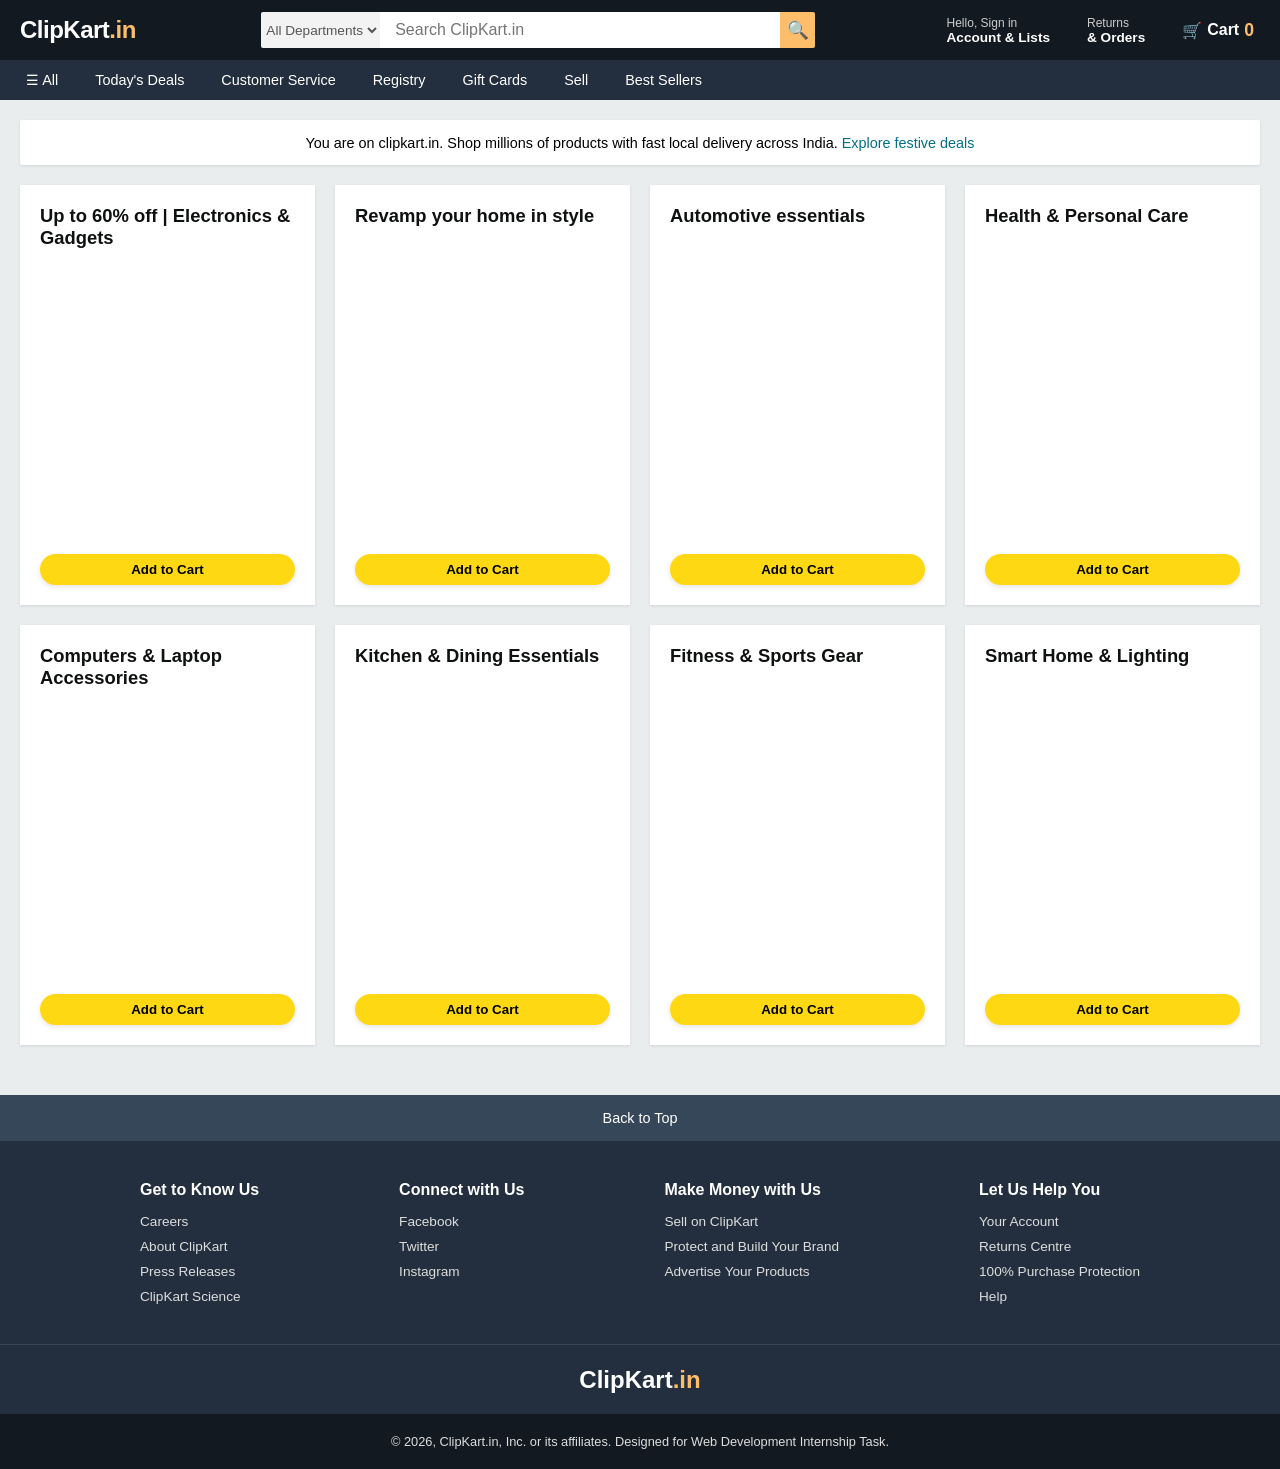
<file: CODSOFT_TASK2_LANDING PAGE/index.html>
<!DOCTYPE html>
<html lang="en">
<head>
    <meta charset="UTF-8">
    <meta name="viewport" content="width=device-width, initial-scale=1.0">
    <title>ClipKart.in - Online Shopping</title>
    <link rel="stylesheet" href="style.css">
</head>
<body>

    <!-- Top Navigation Bar -->
    <header class="navbar">
        <div class="nav-logo">
            <h2>ClipKart<span class="logo-ext">.in</span></h2>
        </div>
        
        <div class="nav-search">
            <select class="search-select">
                <option>All Departments</option>
                <option>Electronics</option>
                <option>Fashion</option>
                <option>Home & Kitchen</option>
                <option>Books</option>
            </select>
            <input type="text" placeholder="Search ClipKart.in" class="search-input">
            <button class="search-btn">🔍</button>
        </div>

        <div class="nav-right">
            <div class="nav-item">
                <span class="nav-line-1">Hello, Sign in</span>
                <span class="nav-line-2">Account & Lists</span>
            </div>
            <div class="nav-item">
                <span class="nav-line-1">Returns</span>
                <span class="nav-line-2">& Orders</span>
            </div>
            <div class="nav-cart" onclick="alert('Cart is currently empty.')">
                🛒 <span class="cart-text">Cart</span> <span id="cart-count">0</span>
            </div>
        </div>
    </header>

    <!-- Sub Navigation Bar -->
    <nav class="sub-navbar">
        <ul>
            <li><a href="#">☰ All</a></li>
            <li><a href="#">Today's Deals</a></li>
            <li><a href="#">Customer Service</a></li>
            <li><a href="#">Registry</a></li>
            <li><a href="#">Gift Cards</a></li>
            <li><a href="#">Sell</a></li>
            <li><a href="#">Best Sellers</a></li>
        </ul>
    </nav>

    <!-- Hero Section Banner -->
    <section class="hero-section">
        <div class="hero-msg">
            <p>You are on clipkart.in. Shop millions of products with fast local delivery across India. <a href="#">Explore festive deals</a></p>
        </div>
    </section>

    <!-- Multi-Row Product Grid Section -->
    <main class="shop-section">
        <!-- Row 1 -->
        <div class="shop-grid">
            <div class="box">
                <h2>Up to 60% off | Electronics & Gadgets</h2>
                <div class="box-img" style="background-image: url('https://images.unsplash.com/photo-1505740420928-5e560c06d30e?w=500&auto=format&fit=crop&q=60');"></div>
                <button class="cta-btn" onclick="addToCart()">Add to Cart</button>
            </div>
            <div class="box">
                <h2>Revamp your home in style</h2>
                <div class="box-img" style="background-image: url('https://images.unsplash.com/photo-1583847268964-b28dc8f51f92?w=500&auto=format&fit=crop&q=60');"></div>
                <button class="cta-btn" onclick="addToCart()">Add to Cart</button>
            </div>
            <div class="box">
                <h2>Automotive essentials</h2>
                <div class="box-img" style="background-image: url('https://images.unsplash.com/photo-1483985988355-763728e1935b?w=500&auto=format&fit=crop&q=60');"></div>
                <button class="cta-btn" onclick="addToCart()">Add to Cart</button>
            </div>
            <div class="box">
                <h2>Health & Personal Care</h2>
                <div class="box-img" style="background-image: url('https://images.unsplash.com/photo-1584308666744-24d5c474f2ae?w=500&auto=format&fit=crop&q=60');"></div>
                <button class="cta-btn" onclick="addToCart()">Add to Cart</button>
            </div>
        </div>

        <!-- Row 2 -->
        <div class="shop-grid">
            <div class="box">
                <h2>Computers & Laptop Accessories</h2>
                <div class="box-img" style="background-image: url('https://images.unsplash.com/photo-1517336714731-489689fd1ca8?w=500&auto=format&fit=crop&q=60');"></div>
                <button class="cta-btn" onclick="addToCart()">Add to Cart</button>
            </div>
            <div class="box">
                <h2>Kitchen & Dining Essentials</h2>
                <div class="box-img" style="background-image: url('https://images.unsplash.com/photo-1556911220-e15b29be8c8f?w=500&auto=format&fit=crop&q=60');"></div>
                <button class="cta-btn" onclick="addToCart()">Add to Cart</button>
            </div>
            <div class="box">
                <h2>Fitness & Sports Gear</h2>
                <div class="box-img" style="background-image: url('https://images.unsplash.com/photo-1517838277536-f5f99be501cd?w=500&auto=format&fit=crop&q=60');"></div>
                <button class="cta-btn" onclick="addToCart()">Add to Cart</button>
            </div>
            <div class="box">
                <h2>Smart Home & Lighting</h2>
                <div class="box-img" style="background-image: url('https://images.unsplash.com/photo-1558089687-f282ffcbc126?w=500&auto=format&fit=crop&q=60');"></div>
                <button class="cta-btn" onclick="addToCart()">Add to Cart</button>
            </div>
        </div>
    </main>

    <!-- Comprehensive E-Commerce Footer -->
    <footer>
        <div class="footer-panel-1" onclick="window.scrollTo({top: 0, behavior: 'smooth'});">
            Back to Top
        </div>
        
        <div class="footer-panel-2">
            <ul>
                <p>Get to Know Us</p>
                <a>Careers</a>
                <a>About ClipKart</a>
                <a>Press Releases</a>
                <a>ClipKart Science</a>
            </ul>
            <ul>
                <p>Connect with Us</p>
                <a>Facebook</a>
                <a>Twitter</a>
                <a>Instagram</a>
            </ul>
            <ul>
                <p>Make Money with Us</p>
                <a>Sell on ClipKart</a>
                <a>Protect and Build Your Brand</a>
                <a>Advertise Your Products</a>
            </ul>
            <ul>
                <p>Let Us Help You</p>
                <a>Your Account</a>
                <a>Returns Centre</a>
                <a>100% Purchase Protection</a>
                <a>Help</a>
            </ul>
        </div>

        <div class="footer-panel-3">
            <div class="footer-logo">
                <h2>ClipKart<span class="logo-ext">.in</span></h2>
            </div>
        </div>

        <div class="footer-panel-4">
            <div class="copyright">
                &copy; 2026, ClipKart.in, Inc. or its affiliates. Designed for Web Development Internship Task.
            </div>
        </div>
    </footer>

    <!-- Interactive Script -->
    <script>
        let cartCount = 0;
        function addToCart() {
            cartCount++;
            document.getElementById('cart-count').innerText = cartCount;
            alert('Item successfully added to your cart!');
        }
    </script>

</body>
</html>
</file>
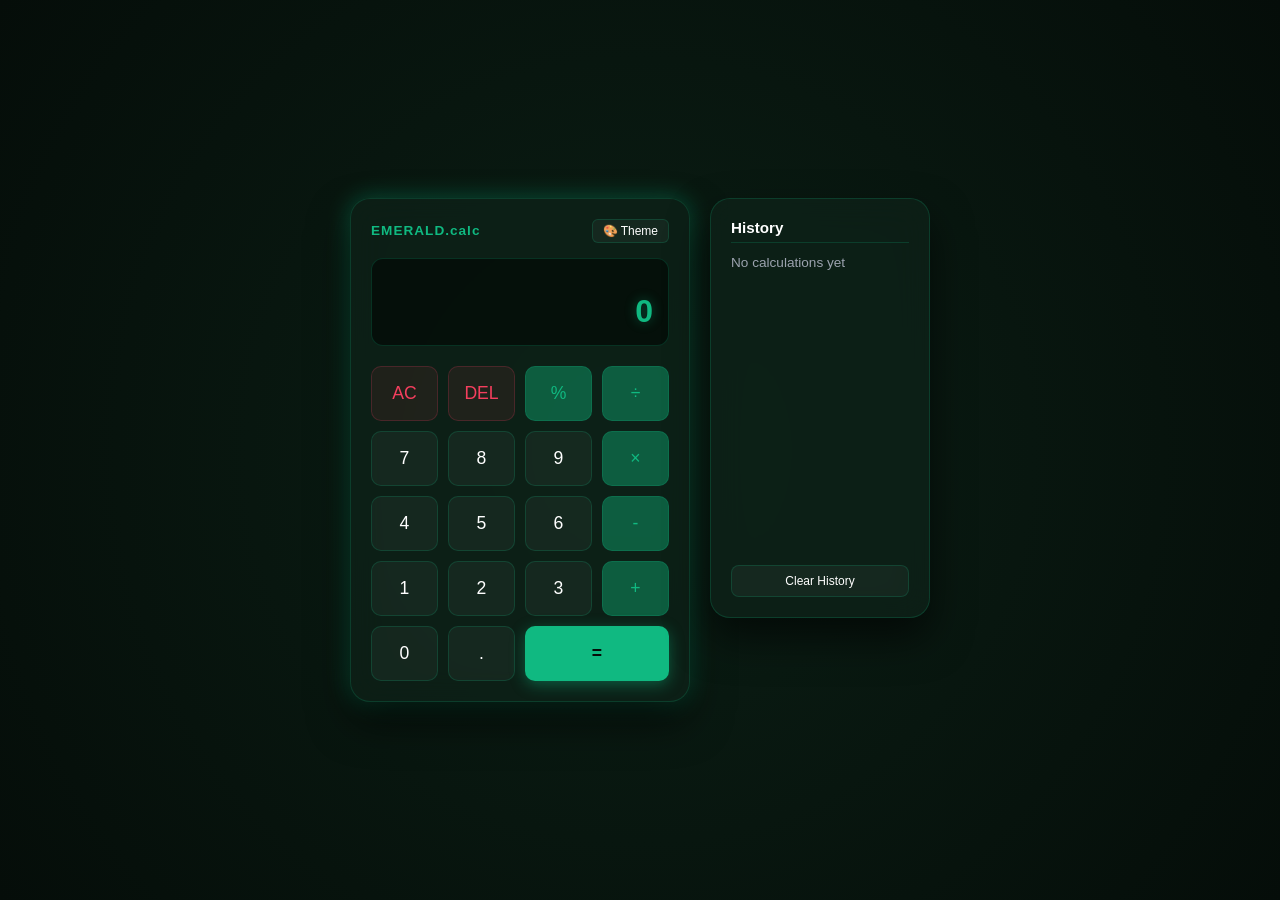
<file: CODSOFT_TASK3_Calculator/index.html>
<!DOCTYPE html>
<html lang="en">
<head>
    <meta charset="UTF-8">
    <meta name="viewport" content="width=device-width, initial-scale=1.0">
    <title>Emerald Tech Calculator</title>
    <link rel="stylesheet" href="style.css">
</head>
<body>

    <div class="calculator-container">
        <!-- Calculator Main Body -->
        <div class="calculator">
            <!-- Theme & Controls Bar -->
            <div class="top-bar">
                <span class="logo">EMERALD.calc</span>
                <button id="theme-toggle" class="theme-btn">🎨 Theme</button>
            </div>

            <!-- Display Screen -->
            <div class="display-screen">
                <div id="previous-operand" class="previous-operand"></div>
                <div id="current-operand" class="current-operand">0</div>
            </div>

            <!-- Button Grid -->
            <div class="buttons-grid">
                <button class="btn action" data-action="clear">AC</button>
                <button class="btn action" data-action="delete">DEL</button>
                <button class="btn operator" data-operator="%">%</button>
                <button class="btn operator" data-operator="/">÷</button>
                
                <button class="btn number" data-number="7">7</button>
                <button class="btn number" data-number="8">8</button>
                <button class="btn number" data-number="9">9</button>
                <button class="btn operator" data-operator="*">×</button>
                
                <button class="btn number" data-number="4">4</button>
                <button class="btn number" data-number="5">5</button>
                <button class="btn number" data-number="6">6</button>
                <button class="btn operator" data-operator="-">-</button>
                
                <button class="btn number" data-number="1">1</button>
                <button class="btn number" data-number="2">2</button>
                <button class="btn number" data-number="3">3</button>
                <button class="btn operator" data-operator="+">+</button>
                
                <button class="btn number" data-number="0">0</button>
                <button class="btn number" data-number=".">.</button>
                <button class="btn equals" data-action="calculate">=</button>
            </div>
        </div>

        <!-- New Feature: History Panel -->
        <div class="history-panel">
            <h3>History</h3>
            <ul id="history-list">
                <li class="empty-history">No calculations yet</li>
            </ul>
            <button id="clear-history" class="clear-hist-btn">Clear History</button>
        </div>
    </div>

    <script src="script.js"></script>
</body>
</html>
</file>
<file: CODSOFT_TASK2_LANDING PAGE/style.css>
* {
    margin: 0;
    padding: 0;
    box-sizing: border-box;
    font-family: Arial, sans-serif;
}

body {
    background-color: #eaeded;
}

/* Navbar */
.navbar {
    height: 60px;
    background-color: #131921;
    color: white;
    display: flex;
    align-items: center;
    justify-content: space-between;
    padding: 0 20px;
    position: sticky;
    top: 0;
    z-index: 1000;
}

.nav-logo h2 {
    color: white;
    font-size: 1.5rem;
    letter-spacing: -0.5px;
}

.logo-ext {
    color: #febd69;
}

/* Search Bar */
.nav-search {
    display: flex;
    width: 45%;
    height: 40px;
    border-radius: 4px;
    overflow: hidden;
    border: 2px solid transparent;
    transition: border-color 0.2s;
}

.nav-search:focus-within {
    border-color: #febd69;
}

.search-select {
    background-color: #f3f3f3;
    width: 120px;
    text-align: center;
    border: none;
    cursor: pointer;
    font-size: 0.85rem;
    color: #555;
}

.search-input {
    width: 100%;
    border: none;
    padding: 0 15px;
    font-size: 1rem;
    outline: none;
}

.search-btn {
    width: 50px;
    background-color: #febd69;
    border: none;
    font-size: 1.1rem;
    cursor: pointer;
    transition: background-color 0.2s;
}

.search-btn:hover {
    background-color: #f3a847;
}

/* Nav Right Links */
.nav-right {
    display: flex;
    align-items: center;
    gap: 25px;
}

.nav-item {
    display: flex;
    flex-direction: column;
    cursor: pointer;
    padding: 5px;
    border: 1px solid transparent;
}

.nav-item:hover {
    border: 1px solid white;
    border-radius: 2px;
}

.nav-line-1 {
    font-size: 0.75rem;
    color: #cccccc;
}

.nav-line-2 {
    font-size: 0.85rem;
    font-weight: bold;
}

.nav-cart {
    font-weight: bold;
    cursor: pointer;
    display: flex;
    align-items: center;
    gap: 5px;
    padding: 5px;
    border: 1px solid transparent;
}

.nav-cart:hover {
    border: 1px solid white;
    border-radius: 2px;
}

#cart-count {
    color: #febd69;
    font-size: 1.1rem;
}

/* Sub Navbar */
.sub-navbar {
    height: 40px;
    background-color: #232f3e;
    display: flex;
    align-items: center;
    padding: 0 20px;
}

.sub-navbar ul {
    display: flex;
    list-style: none;
    gap: 25px;
}

.sub-navbar a {
    color: white;
    text-decoration: none;
    font-size: 0.9rem;
    padding: 5px;
    border: 1px solid transparent;
}

.sub-navbar a:hover {
    border: 1px solid white;
    border-radius: 2px;
}

/* Hero Section */
.hero-section {
    padding: 20px;
    max-width: 1500px;
    margin: 0 auto;
}

.hero-msg {
    background-color: white;
    height: 45px;
    display: flex;
    align-items: center;
    justify-content: center;
    font-size: 0.9rem;
    border-radius: 2px;
    box-shadow: 0 1px 3px rgba(0,0,0,0.1);
}

.hero-msg a {
    color: #007185;
    text-decoration: none;
}

.hero-msg a:hover {
    text-decoration: underline;
    color: #c7511f;
}

/* Shop Section Grid */
.shop-section {
    padding: 0 20px 20px 20px;
    max-width: 1500px;
    margin: 0 auto;
    display: flex;
    flex-direction: column;
    gap: 20px;
}

.shop-grid {
    display: grid;
    grid-template-columns: repeat(auto-fit, minmax(280px, 1fr));
    gap: 20px;
    width: 100%;
}

.box {
    background-color: white;
    padding: 20px;
    height: 420px;
    display: flex;
    flex-direction: column;
    justify-content: space-between;
    box-shadow: 0 1px 3px rgba(0,0,0,0.1);
    transition: transform 0.2s ease;
}

.box:hover {
    box-shadow: 0 4px 10px rgba(0,0,0,0.15);
}

.box h2 {
    font-size: 1.15rem;
    color: #0f1111;
}

.box-img {
    height: 270px;
    background-size: cover;
    background-position: center;
    border-radius: 2px;
}

.cta-btn {
    background-color: #ffd814;
    border: none;
    border-radius: 20px;
    padding: 8px 16px;
    font-weight: bold;
    cursor: pointer;
    box-shadow: 0 2px 5px rgba(0,0,0,0.1);
    transition: background-color 0.2s;
}

.cta-btn:hover {
    background-color: #f7ca00;
}

/* Footer Styles */
footer {
    margin-top: 30px;
}

.footer-panel-1 {
    background-color: #37475a;
    color: white;
    padding: 15px;
    text-align: center;
    font-size: 0.9rem;
    cursor: pointer;
}

.footer-panel-1:hover {
    background-color: #485769;
}

.footer-panel-2 {
    background-color: #232f3e;
    color: white;
    display: flex;
    justify-content: space-evenly;
    padding: 40px 0;
}

.footer-panel-2 ul {
    display: flex;
    flex-direction: column;
    gap: 10px;
    list-style: none;
}

.footer-panel-2 p {
    font-weight: bold;
    font-size: 1rem;
    margin-bottom: 5px;
}

.footer-panel-2 a {
    color: #dddddd;
    font-size: 0.85rem;
    text-decoration: none;
    cursor: pointer;
}

.footer-panel-2 a:hover {
    text-decoration: underline;
}

.footer-panel-3 {
    background-color: #232f3e;
    color: white;
    border-top: 1px solid #3a4553;
    height: 70px;
    display: flex;
    align-items: center;
    justify-content: center;
}

.footer-panel-4 {
    background-color: #131921;
    color: #dddddd;
    padding: 20px;
    text-align: center;
    font-size: 0.8rem;
}
</file>
<file: CODSOFT_TASK3_Calculator/style.css>
:root {
    --bg-gradient: radial-gradient(circle at center, #0b1f15 0%, #050d09 100%);
    --calc-bg: rgba(14, 34, 24, 0.75);
    --border-color: rgba(16, 185, 129, 0.2);
    --screen-bg: rgba(5, 15, 10, 0.85);
    --primary-color: #10b981; /* Emerald Green */
    --primary-glow: rgba(16, 185, 129, 0.4);
    --text-color: #ffffff;
    --btn-bg: rgba(255, 255, 255, 0.04);
    --btn-hover: rgba(255, 255, 255, 0.1);
    --action-color: #f43f5e;
}

/* Alternate Theme (Sunset Gold) */
body.gold-theme {
    --bg-gradient: radial-gradient(circle at center, #23190b 0%, #0d0905 100%);
    --calc-bg: rgba(34, 26, 14, 0.75);
    --border-color: rgba(245, 158, 11, 0.2);
    --screen-bg: rgba(15, 11, 5, 0.85);
    --primary-color: #f59e0b; /* Sunset Gold */
    --primary-glow: rgba(245, 158, 11, 0.4);
}

* {
    margin: 0;
    padding: 0;
    box-sizing: border-box;
    font-family: 'Segoe UI', Tahoma, Geneva, Verdana, sans-serif;
}

body {
    height: 100vh;
    display: flex;
    justify-content: center;
    align-items: center;
    background: var(--bg-gradient);
    transition: background 0.4s ease;
}

.calculator-container {
    display: flex;
    gap: 20px;
    align-items: flex-start;
}

.calculator {
    background: var(--calc-bg);
    backdrop-filter: blur(16px);
    -webkit-backdrop-filter: blur(16px);
    border: 1px solid var(--border-color);
    border-radius: 20px;
    box-shadow: 0 20px 40px rgba(0, 0, 0, 0.6), 0 0 25px var(--primary-glow);
    width: 340px;
    padding: 20px;
    transition: all 0.4s ease;
}

/* Top Bar & Theme Button */
.top-bar {
    display: flex;
    justify-content: space-between;
    align-items: center;
    margin-bottom: 15px;
}

.logo {
    color: var(--primary-color);
    font-size: 0.85rem;
    font-weight: bold;
    letter-spacing: 1px;
}

.theme-btn {
    background: var(--btn-bg);
    border: 1px solid var(--border-color);
    color: var(--text-color);
    font-size: 0.75rem;
    padding: 4px 10px;
    border-radius: 6px;
    cursor: pointer;
    transition: 0.2s;
}

.theme-btn:hover {
    background: var(--btn-hover);
}

/* Display Screen */
.display-screen {
    background: var(--screen-bg);
    border: 1px solid var(--border-color);
    border-radius: 12px;
    padding: 15px;
    margin-bottom: 20px;
    text-align: right;
    word-wrap: break-word;
    word-break: break-all;
}

.previous-operand {
    color: #6b7280;
    font-size: 0.9rem;
    min-height: 1.2rem;
}

.current-operand {
    color: var(--primary-color);
    font-size: 2rem;
    font-weight: 600;
    text-shadow: 0 0 12px var(--primary-glow);
}

/* Buttons Grid */
.buttons-grid {
    display: grid;
    grid-template-columns: repeat(4, 1fr);
    gap: 10px;
}

.btn {
    background: var(--btn-bg);
    border: 1px solid var(--border-color);
    color: var(--text-color);
    font-size: 1.1rem;
    padding: 16px 0;
    border-radius: 10px;
    cursor: pointer;
    transition: all 0.2s ease;
}

.btn:hover {
    background: var(--btn-hover);
    transform: translateY(-2px);
}

.btn.operator {
    color: var(--primary-color);
    background: var(--primary-glow);
}

.btn.action {
    color: var(--action-color);
    background: rgba(244, 63, 94, 0.08);
    border-color: rgba(244, 63, 94, 0.2);
}

.btn.equals {
    background: var(--primary-color);
    color: #050d09;
    font-weight: bold;
    border: none;
    box-shadow: 0 4px 15px var(--primary-glow);
    grid-column: span 2;
}

.btn.equals:hover {
    opacity: 0.9;
}

/* History Panel Styling */
.history-panel {
    background: var(--calc-bg);
    backdrop-filter: blur(16px);
    border: 1px solid var(--border-color);
    border-radius: 20px;
    width: 220px;
    padding: 20px;
    height: 420px;
    display: flex;
    flex-direction: column;
    box-shadow: 0 20px 40px rgba(0, 0, 0, 0.6);
}

.history-panel h3 {
    color: var(--text-color);
    font-size: 0.95rem;
    margin-bottom: 12px;
    border-bottom: 1px solid var(--border-color);
    padding-bottom: 6px;
}

#history-list {
    list-style: none;
    flex: 1;
    overflow-y: auto;
    display: flex;
    flex-direction: column;
    gap: 8px;
    font-size: 0.85rem;
    color: #9ca3af;
    margin-bottom: 10px;
}

.history-item {
    background: var(--btn-bg);
    padding: 6px 10px;
    border-radius: 6px;
    border-left: 3px solid var(--primary-color);
    display: flex;
    flex-direction: column;
}

.history-expr {
    font-size: 0.75rem;
    color: #6b7280;
}

.history-res {
    font-weight: bold;
    color: var(--text-color);
}

.clear-hist-btn {
    background: var(--btn-bg);
    border: 1px solid var(--border-color);
    color: var(--text-color);
    font-size: 0.75rem;
    padding: 8px;
    border-radius: 8px;
    cursor: pointer;
    transition: 0.2s;
}

.clear-hist-btn:hover {
    background: var(--btn-hover);
}
</file>
